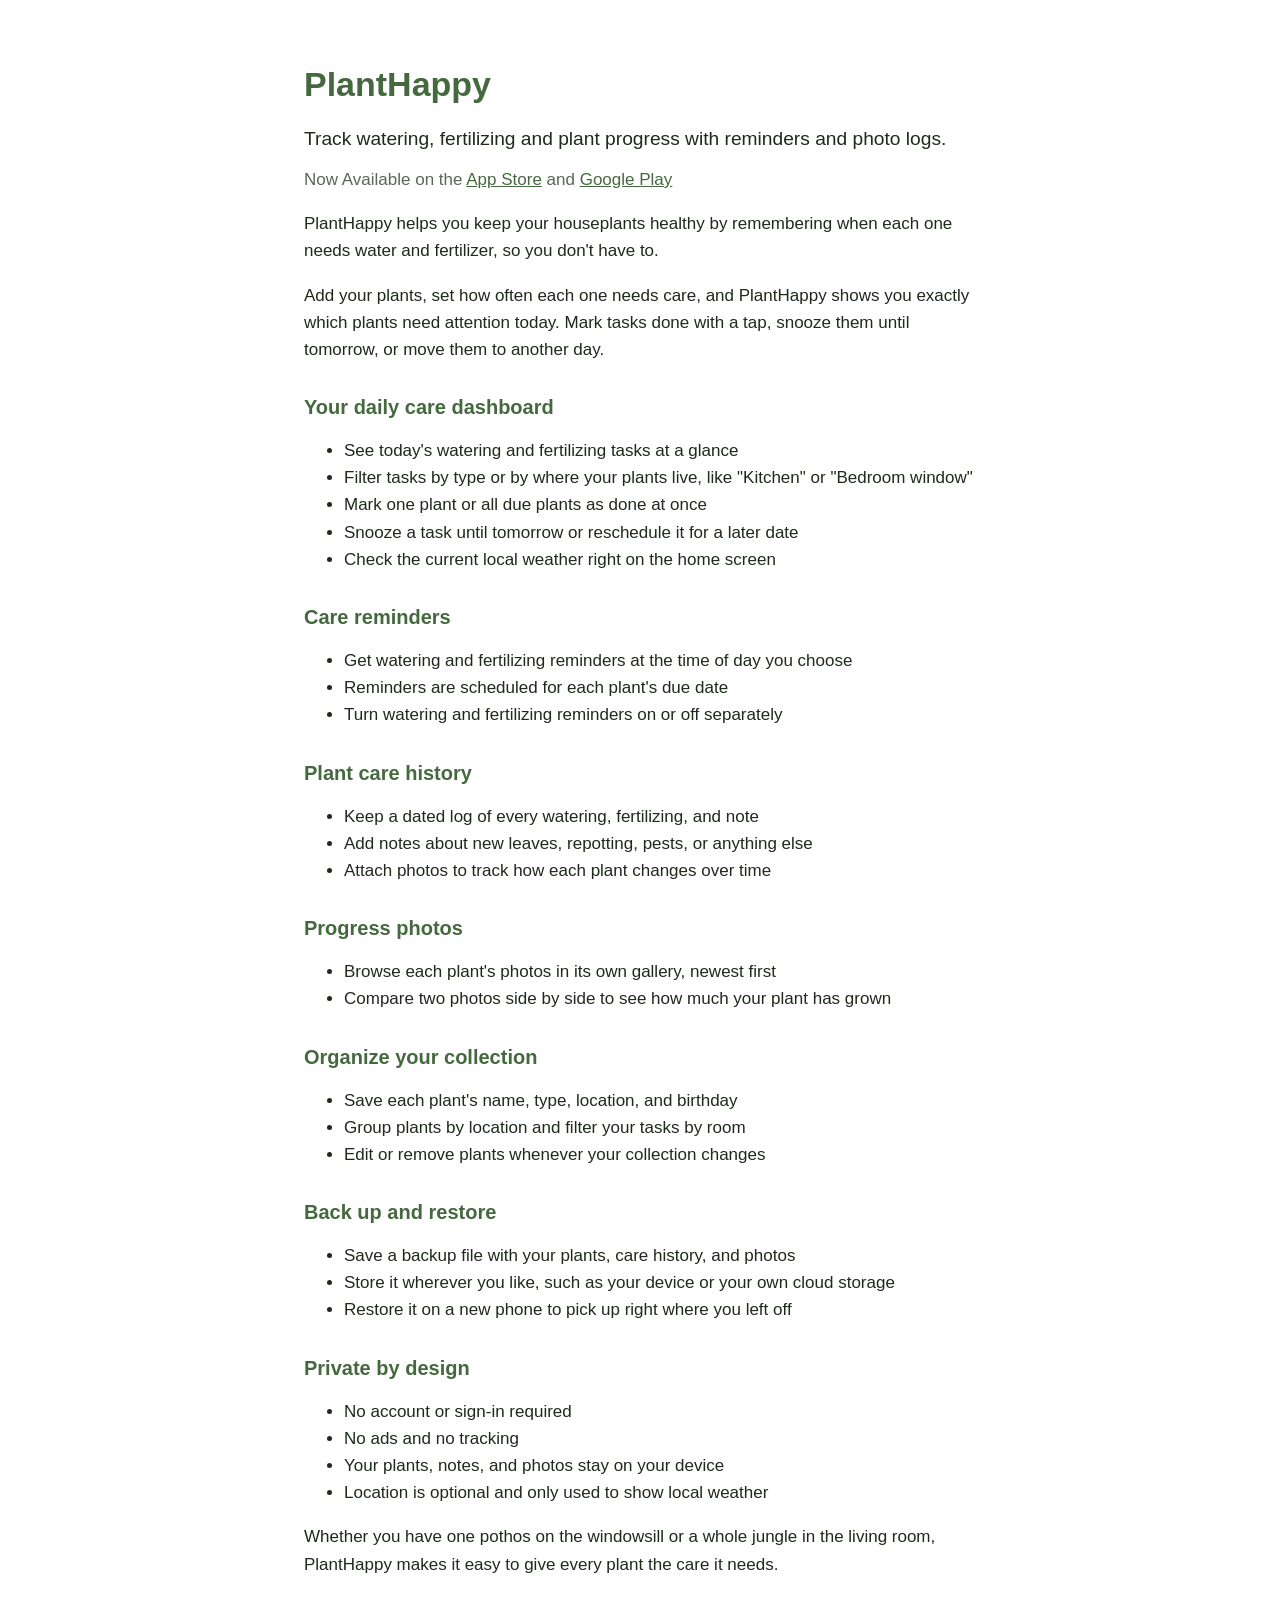
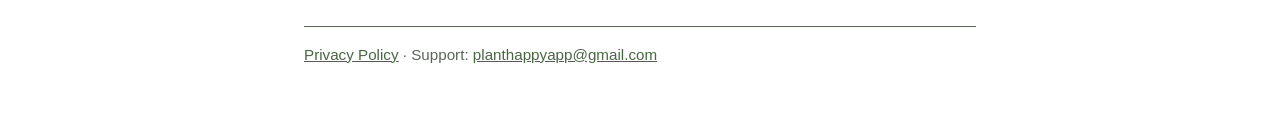
<file: index.html>
<!doctype html>
<html lang="en">
<head>
<meta charset="utf-8">
<meta name="viewport" content="width=device-width, initial-scale=1">
<title>PlantHappy</title>
<meta name="description" content="Track watering, fertilizing and plant progress with reminders and photo logs.">
<link rel="stylesheet" href="style.css">
</head>
<body>
<main>
<h1>PlantHappy</h1>
<p class="tagline">Track watering, fertilizing and plant progress with reminders and photo logs.</p>
<p class="meta">Now Available on the <a href="https://apps.apple.com/app/id1552822317">App Store</a> and <a href="https://play.google.com/store/apps/details?id=com.planthappy.app">Google Play</a></p>

<p>PlantHappy helps you keep your houseplants healthy by remembering when each one needs water and fertilizer, so you don't have to.</p>
<p>Add your plants, set how often each one needs care, and PlantHappy shows you exactly which plants need attention today. Mark tasks done with a tap, snooze them until tomorrow, or move them to another day.</p>

<h2>Your daily care dashboard</h2>
<ul>
<li>See today's watering and fertilizing tasks at a glance</li>
<li>Filter tasks by type or by where your plants live, like "Kitchen" or "Bedroom window"</li>
<li>Mark one plant or all due plants as done at once</li>
<li>Snooze a task until tomorrow or reschedule it for a later date</li>
<li>Check the current local weather right on the home screen</li>
</ul>

<h2>Care reminders</h2>
<ul>
<li>Get watering and fertilizing reminders at the time of day you choose</li>
<li>Reminders are scheduled for each plant's due date</li>
<li>Turn watering and fertilizing reminders on or off separately</li>
</ul>

<h2>Plant care history</h2>
<ul>
<li>Keep a dated log of every watering, fertilizing, and note</li>
<li>Add notes about new leaves, repotting, pests, or anything else</li>
<li>Attach photos to track how each plant changes over time</li>
</ul>

<h2>Progress photos</h2>
<ul>
<li>Browse each plant's photos in its own gallery, newest first</li>
<li>Compare two photos side by side to see how much your plant has grown</li>
</ul>

<h2>Organize your collection</h2>
<ul>
<li>Save each plant's name, type, location, and birthday</li>
<li>Group plants by location and filter your tasks by room</li>
<li>Edit or remove plants whenever your collection changes</li>
</ul>

<h2>Back up and restore</h2>
<ul>
<li>Save a backup file with your plants, care history, and photos</li>
<li>Store it wherever you like, such as your device or your own cloud storage</li>
<li>Restore it on a new phone to pick up right where you left off</li>
</ul>

<h2>Private by design</h2>
<ul>
<li>No account or sign-in required</li>
<li>No ads and no tracking</li>
<li>Your plants, notes, and photos stay on your device</li>
<li>Location is optional and only used to show local weather</li>
</ul>

<p>Whether you have one pothos on the windowsill or a whole jungle in the living room, PlantHappy makes it easy to give every plant the care it needs.</p>

<footer>
<a href="privacy/">Privacy Policy</a> · Support: <a href="mailto:planthappyapp@gmail.com">planthappyapp@gmail.com</a>
</footer>
</main>
</body>
</html>
</file>
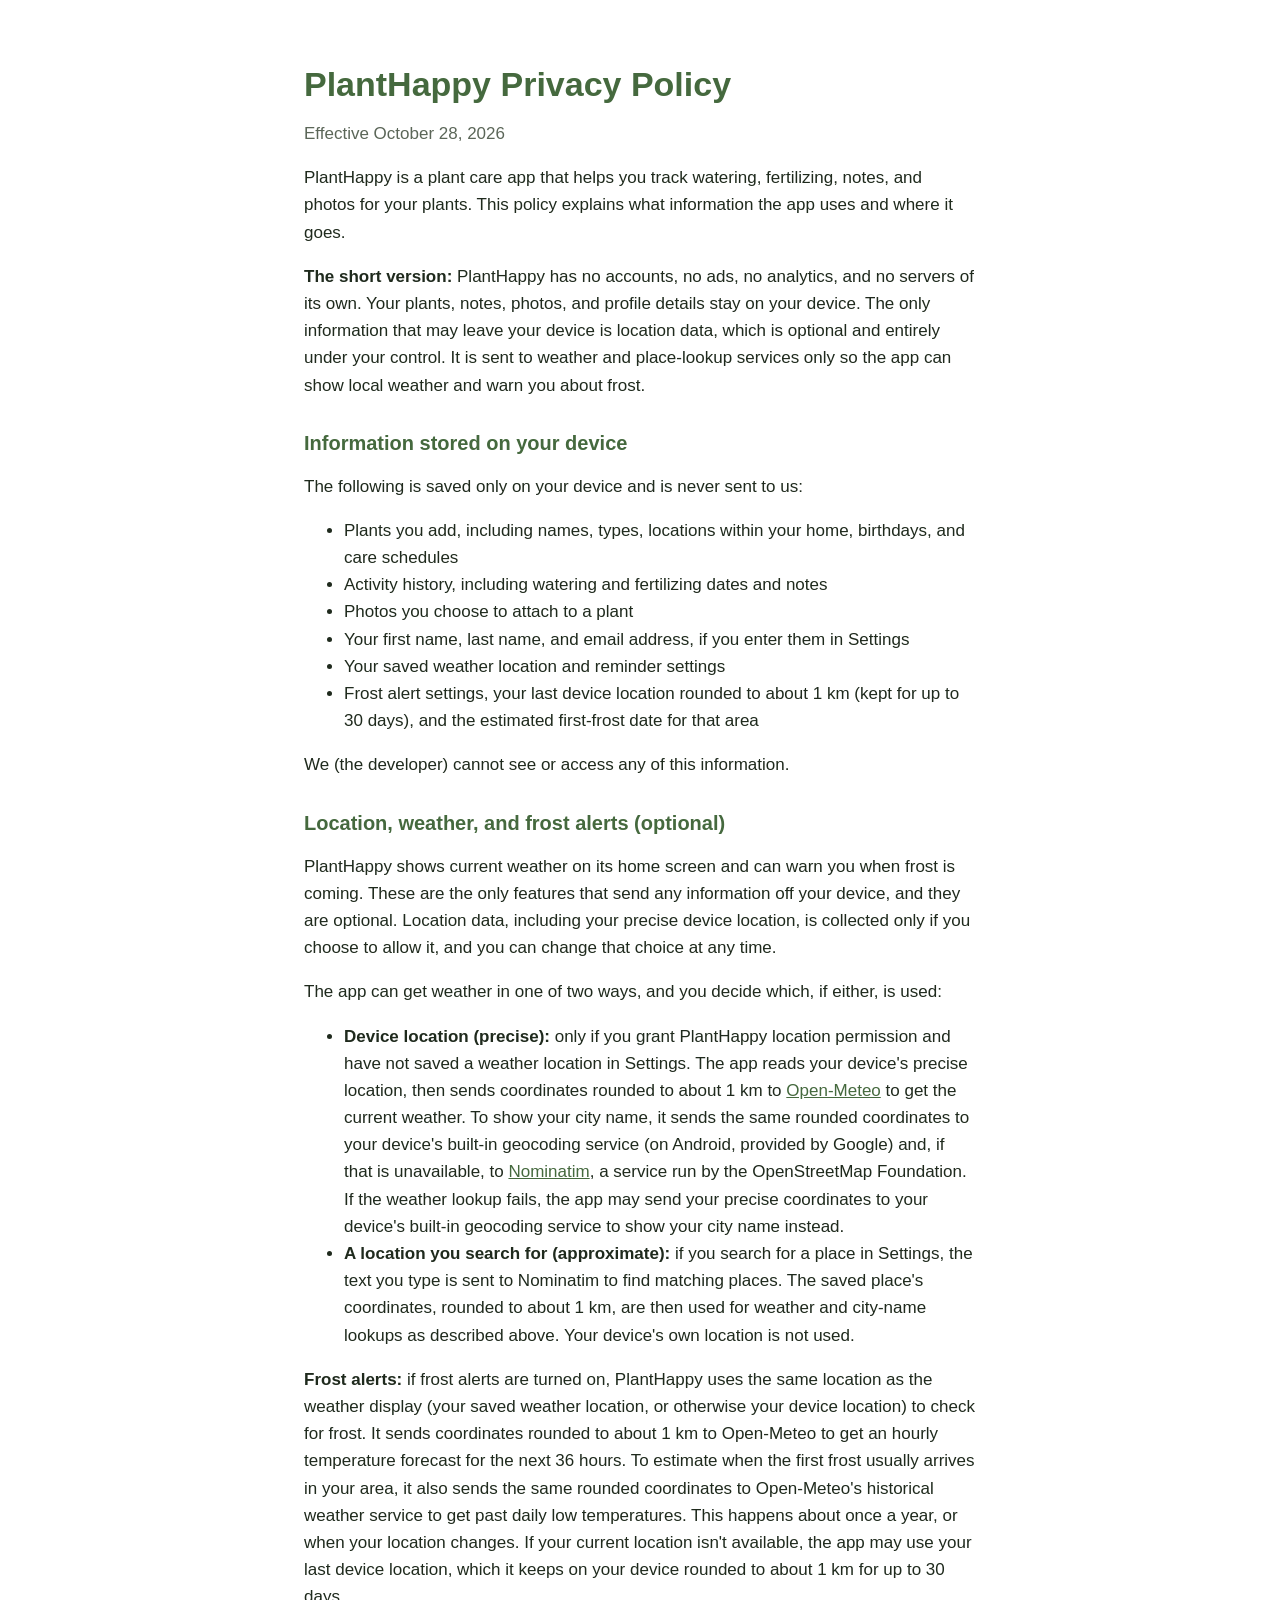
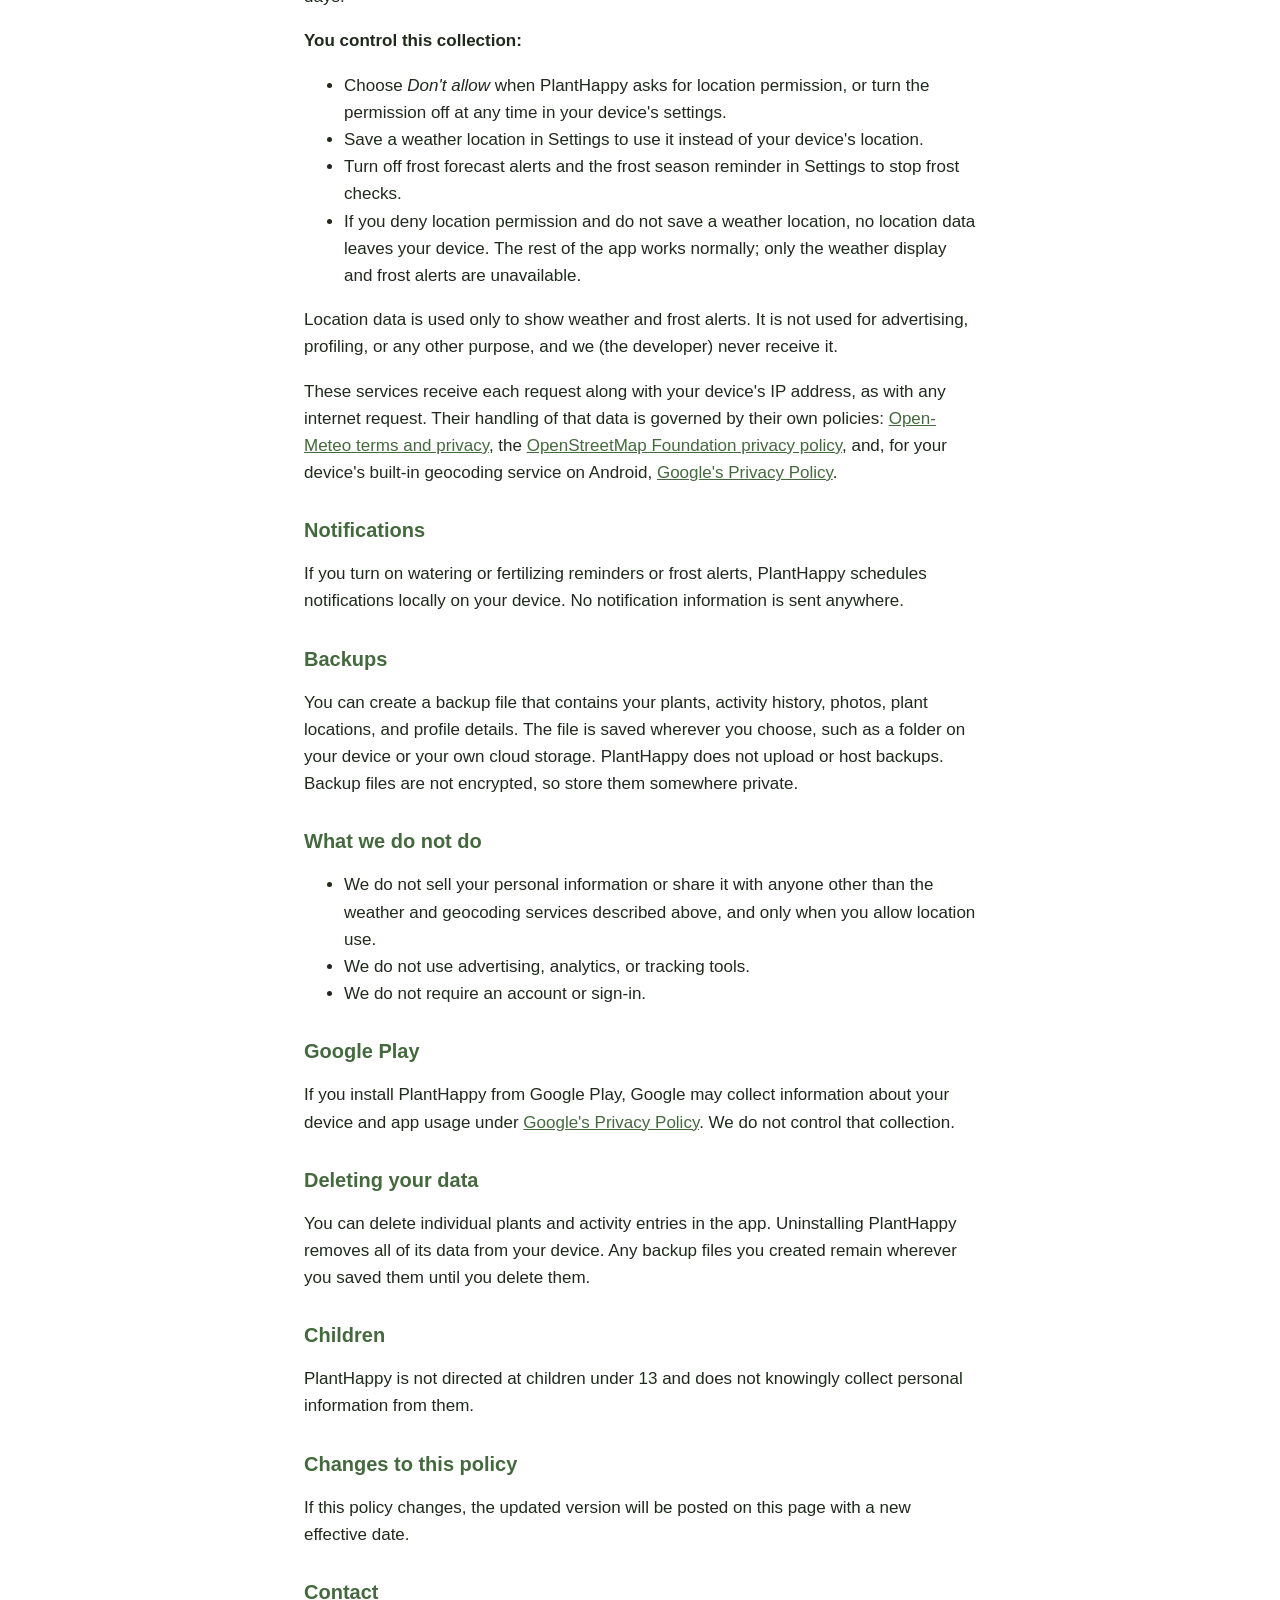
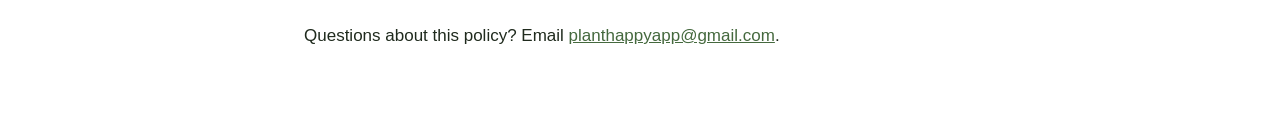
<file: privacy/index.html>
<!doctype html>
<html lang="en">
<head>
<meta charset="utf-8">
<meta name="viewport" content="width=device-width, initial-scale=1">
<title>PlantHappy Privacy Policy</title>
<link rel="stylesheet" href="../style.css">
</head>
<body>
<main>
<h1>PlantHappy Privacy Policy</h1>
<p class="meta">Effective October 28, 2026</p>

<p>PlantHappy is a plant care app that helps you track watering, fertilizing, notes, and photos for your plants. This policy explains what information the app uses and where it goes.</p>

<p><strong>The short version:</strong> PlantHappy has no accounts, no ads, no analytics, and no servers of its own. Your plants, notes, photos, and profile details stay on your device. The only information that may leave your device is location data, which is optional and entirely under your control. It is sent to weather and place-lookup services only so the app can show local weather and warn you about frost.</p>

<h2>Information stored on your device</h2>
<p>The following is saved only on your device and is never sent to us:</p>
<ul>
<li>Plants you add, including names, types, locations within your home, birthdays, and care schedules</li>
<li>Activity history, including watering and fertilizing dates and notes</li>
<li>Photos you choose to attach to a plant</li>
<li>Your first name, last name, and email address, if you enter them in Settings</li>
<li>Your saved weather location and reminder settings</li>
<li>Frost alert settings, your last device location rounded to about 1 km (kept for up to 30 days), and the estimated first-frost date for that area</li>
</ul>
<p>We (the developer) cannot see or access any of this information.</p>

<h2>Location, weather, and frost alerts (optional)</h2>
<p>PlantHappy shows current weather on its home screen and can warn you when frost is coming. These are the only features that send any information off your device, and they are optional. Location data, including your precise device location, is collected only if you choose to allow it, and you can change that choice at any time.</p>
<p>The app can get weather in one of two ways, and you decide which, if either, is used:</p>
<ul>
<li><strong>Device location (precise):</strong> only if you grant PlantHappy location permission and have not saved a weather location in Settings. The app reads your device's precise location, then sends coordinates rounded to about 1 km to <a href="https://open-meteo.com/">Open-Meteo</a> to get the current weather. To show your city name, it sends the same rounded coordinates to your device's built-in geocoding service (on Android, provided by Google) and, if that is unavailable, to <a href="https://nominatim.openstreetmap.org/">Nominatim</a>, a service run by the OpenStreetMap Foundation. If the weather lookup fails, the app may send your precise coordinates to your device's built-in geocoding service to show your city name instead.</li>
<li><strong>A location you search for (approximate):</strong> if you search for a place in Settings, the text you type is sent to Nominatim to find matching places. The saved place's coordinates, rounded to about 1 km, are then used for weather and city-name lookups as described above. Your device's own location is not used.</li>
</ul>
<p><strong>Frost alerts:</strong> if frost alerts are turned on, PlantHappy uses the same location as the weather display (your saved weather location, or otherwise your device location) to check for frost. It sends coordinates rounded to about 1 km to Open-Meteo to get an hourly temperature forecast for the next 36 hours. To estimate when the first frost usually arrives in your area, it also sends the same rounded coordinates to Open-Meteo's historical weather service to get past daily low temperatures. This happens about once a year, or when your location changes. If your current location isn't available, the app may use your last device location, which it keeps on your device rounded to about 1 km for up to 30 days.</p>
<p><strong>You control this collection:</strong></p>
<ul>
<li>Choose <em>Don't allow</em> when PlantHappy asks for location permission, or turn the permission off at any time in your device's settings.</li>
<li>Save a weather location in Settings to use it instead of your device's location.</li>
<li>Turn off frost forecast alerts and the frost season reminder in Settings to stop frost checks.</li>
<li>If you deny location permission and do not save a weather location, no location data leaves your device. The rest of the app works normally; only the weather display and frost alerts are unavailable.</li>
</ul>
<p>Location data is used only to show weather and frost alerts. It is not used for advertising, profiling, or any other purpose, and we (the developer) never receive it.</p>
<p>These services receive each request along with your device's IP address, as with any internet request. Their handling of that data is governed by their own policies: <a href="https://open-meteo.com/en/terms">Open-Meteo terms and privacy</a>, the <a href="https://osmfoundation.org/wiki/Privacy_Policy">OpenStreetMap Foundation privacy policy</a>, and, for your device's built-in geocoding service on Android, <a href="https://policies.google.com/privacy">Google's Privacy Policy</a>.</p>

<h2>Notifications</h2>
<p>If you turn on watering or fertilizing reminders or frost alerts, PlantHappy schedules notifications locally on your device. No notification information is sent anywhere.</p>

<h2>Backups</h2>
<p>You can create a backup file that contains your plants, activity history, photos, plant locations, and profile details. The file is saved wherever you choose, such as a folder on your device or your own cloud storage. PlantHappy does not upload or host backups. Backup files are not encrypted, so store them somewhere private.</p>

<h2>What we do not do</h2>
<ul>
<li>We do not sell your personal information or share it with anyone other than the weather and geocoding services described above, and only when you allow location use.</li>
<li>We do not use advertising, analytics, or tracking tools.</li>
<li>We do not require an account or sign-in.</li>
</ul>

<h2>Google Play</h2>
<p>If you install PlantHappy from Google Play, Google may collect information about your device and app usage under <a href="https://policies.google.com/privacy">Google's Privacy Policy</a>. We do not control that collection.</p>

<h2>Deleting your data</h2>
<p>You can delete individual plants and activity entries in the app. Uninstalling PlantHappy removes all of its data from your device. Any backup files you created remain wherever you saved them until you delete them.</p>

<h2>Children</h2>
<p>PlantHappy is not directed at children under 13 and does not knowingly collect personal information from them.</p>

<h2>Changes to this policy</h2>
<p>If this policy changes, the updated version will be posted on this page with a new effective date.</p>

<h2>Contact</h2>
<p>Questions about this policy? Email <a href="mailto:planthappyapp@gmail.com">planthappyapp@gmail.com</a>.</p>
</main>
</body>
</html>
</file>
<file: style.css>
:root {
  --bg: #ffffff;
  --text: #1f2a1d;
  --muted: #5b6658;
  --accent: #45693e;
}
@media (prefers-color-scheme: dark) {
  :root {
    --bg: #141a13;
    --text: #e6ece4;
    --muted: #a3ad9f;
    --accent: #8fc283;
  }
}
body {
  margin: 0;
  background: var(--bg);
  color: var(--text);
  font: 17px/1.6 -apple-system, BlinkMacSystemFont, "Segoe UI", Roboto, sans-serif;
}
main {
  max-width: 42rem;
  margin: 0 auto;
  padding: 2.5rem 16px 4rem;
}
h1, h2 { color: var(--accent); line-height: 1.25; }
h2 { margin-top: 2rem; font-size: 1.25rem; }
a { color: var(--accent); }
.meta { color: var(--muted); margin-top: -0.5rem; }
.tagline { font-size: 1.2rem; margin-top: -0.25rem; }
footer {
  margin-top: 3rem;
  padding-top: 1rem;
  border-top: 1px solid var(--muted);
  color: var(--muted);
  font-size: 0.95rem;
}
</file>
